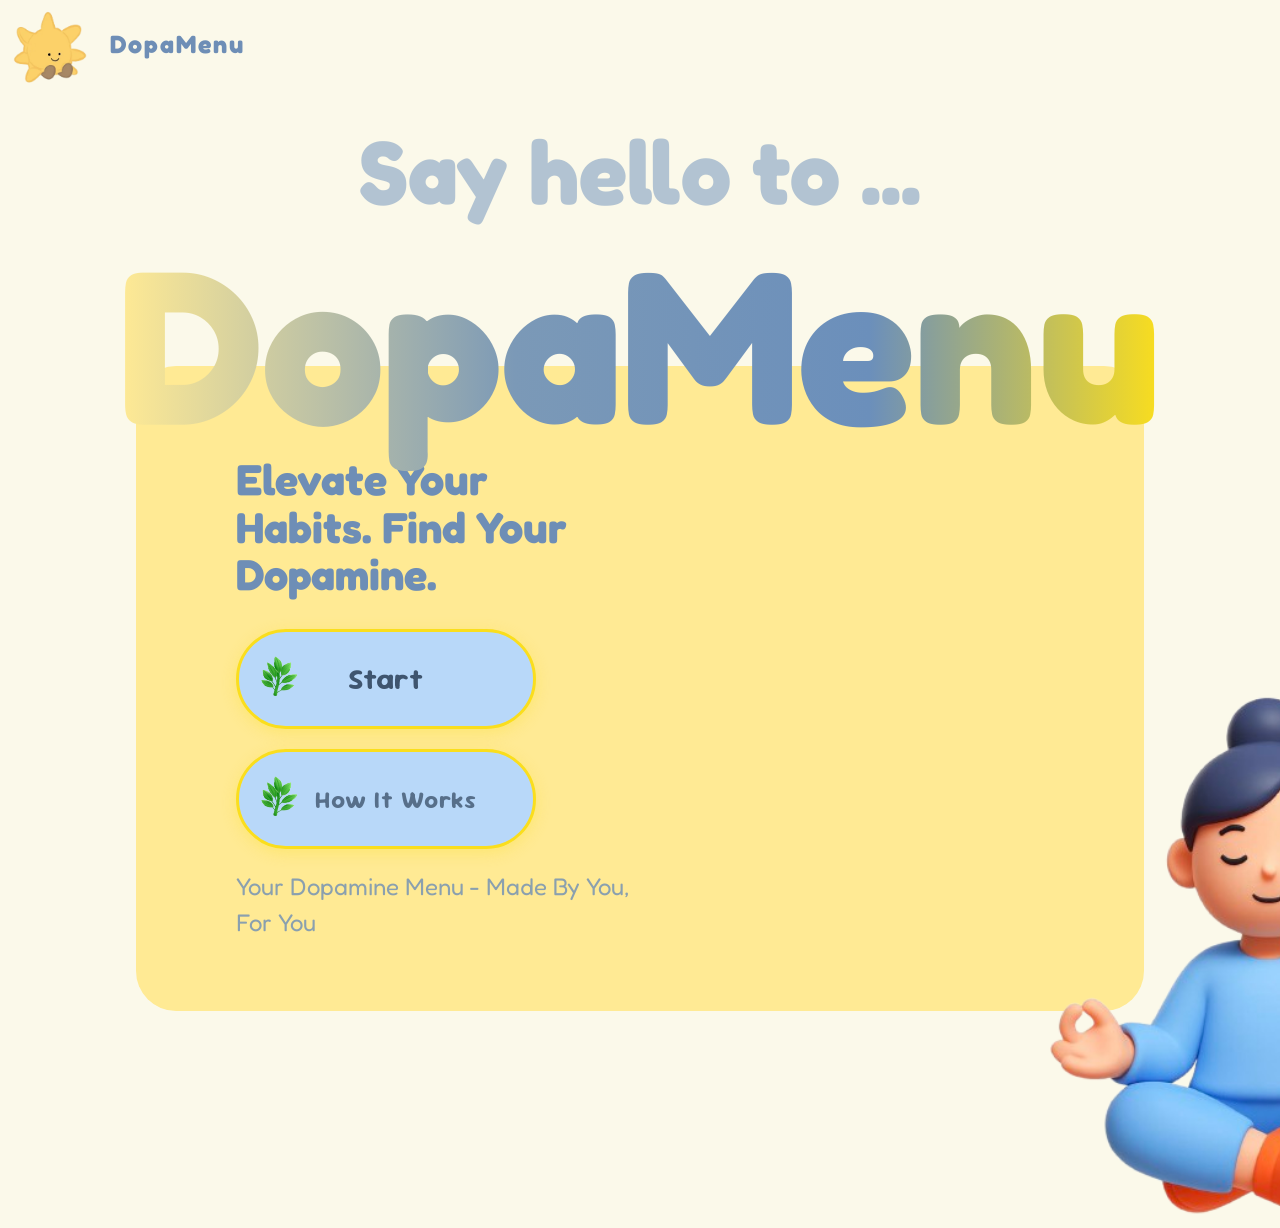
<file: index.html>
<!DOCTYPE html>
<html lang="en">
<head>
    <meta charset="UTF-8">
    <meta name="viewport" content="width=device-width, initial-scale=1.0">
    <title>Dopamine Menu</title> <!-- Title of the page-->
    <!-- Google fonts links-->
    <link
    href="https://fonts.googleapis.com/css2?family=Fredoka+One&family=Nunito:wght@400;600;700&display=swap"
    rel="stylesheet"/>
    <link href="https://fonts.googleapis.com/css2?family=Inter:wght@400;500&family=Playfair+Display:ital,wght@0,400;0,700;1,400&display=swap" rel="stylesheet">
    <link href="https://fonts.googleapis.com/css2?family=Sour+Gummy:ital,wght@0,100..900;1,100..900&display=swap" rel="stylesheet">
 <!-- link to stylesheet-->
    <link rel="stylesheet" href="css/style.css">
</head>
<body>

        <div class="logo">
            <img src = "images/sun.png" class = "logo-img">
            <!--Sun logo and Dopamenu-->
            <span>DopaMenu</span>
        </div>

    <main class="hero">
        <!-- header -->
        <h1 class="say-hello">Say hello to ...</h1>
        <h1 class="dopa">DopaMenu</h1>
        
        <div class="content-wrapper">
            <!-- Floating image in container-->
            <img src = "images/mind.png" alt="Mindful" class="main-mind">
            <div class="left-content">
                <h2>Elevate Your Habits. Find Your Dopamine.</h2>
                <!-- buttons with plant icons-->
                        <a href ="create-menu.html">
                            <button class="menu-btn">
                            <img src = "images/plant.png" class = "icon"> Start
                            </button>
                        </a>
                        <a href ="about-page.html">
                            <button class="menu-btn">
                            <img src = "images/plant.png" class = "icon"> <p style="margin-left:20px; margin-top:30px;font-size: 1.5rem; ">How It Works</p>
                            </button>
                        </a>
                <p>Your Dopamine Menu - Made By You, For You</p>
            </div>
        </div>
    </main>

</body>
</html>
</file>
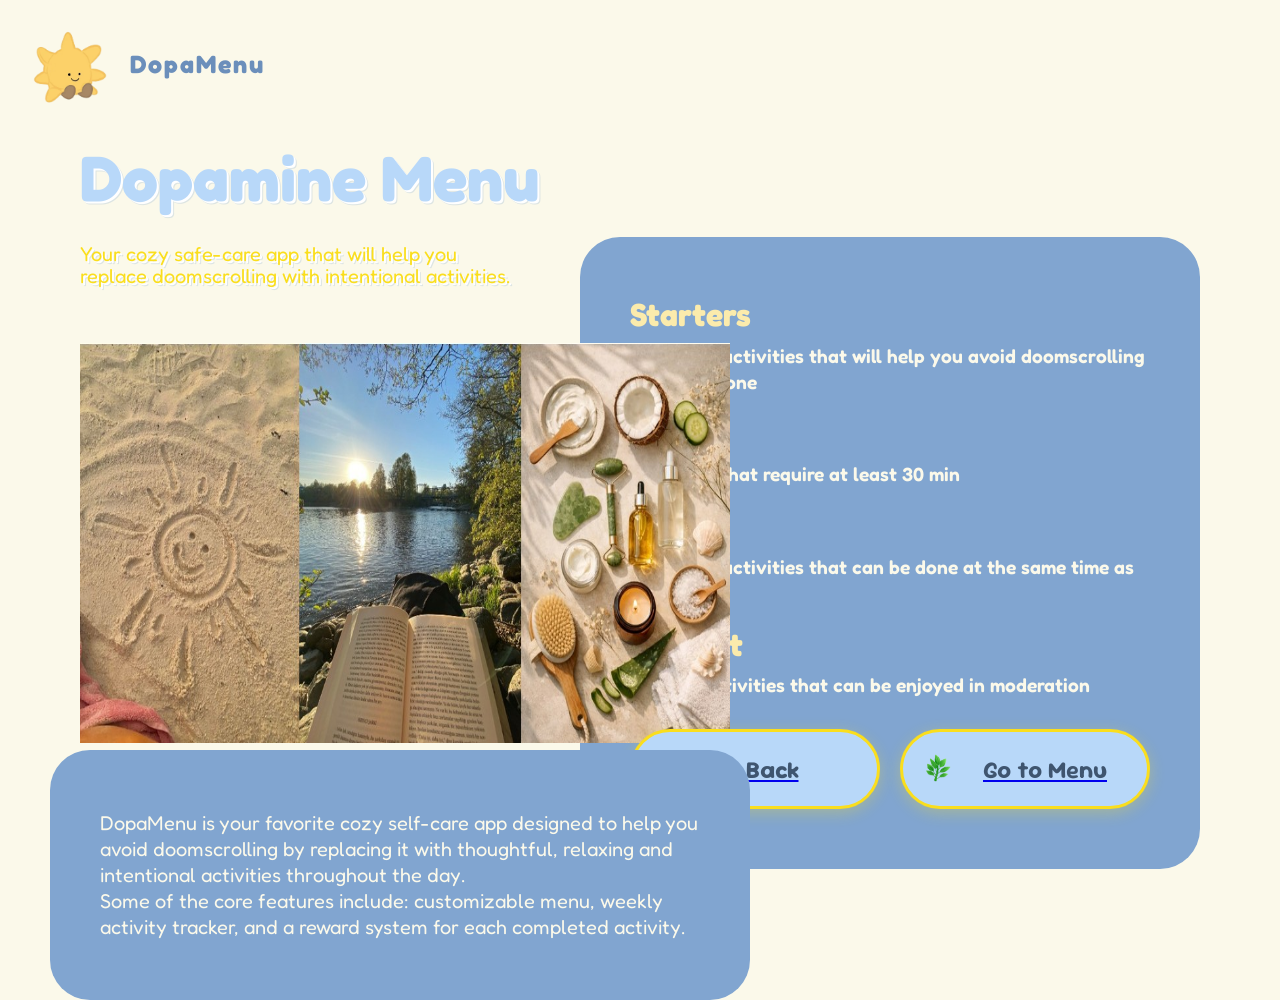
<file: about-page.html>
<!DOCTYPE html>

<html lang="en">

<head>

<meta charset="UTF-8">

<meta name="viewport" content="width=device-width, initial-scale=1.0">

<title>Dopamine Menu</title>

<link href="https://fonts.googleapis.com/css2?family=Fredoka+One&family=Nunito:wght@400;600;700&display=swap" rel="stylesheet"/>

<link href="https://fonts.googleapis.com/css2?family=Inter:wght@400;500&family=Playfair+Display:ital,wght@0,400;0,700;1,400&display=swap" rel="stylesheet">

<link href="https://fonts.googleapis.com/css2?family=Sour+Gummy:ital,wght@0,100..900;1,100..900&display=swap" rel="stylesheet">

<link rel="stylesheet" href="css/about.css">

</head>

<body>



<div class="logo">

<img src="images/sun.png" class="logo-img" alt="Sun Logo">

<span>DopaMenu</span>

</div>



<main class="hero">

<div class="header-container">

<h1 class="dopa">Dopamine Menu</h1>

<p class="slogan">Your cozy safe-care app that will help you replace doomscrolling with intentional activities.</p>

<img src="images/about_page.jpg" class="top-img" alt="Cozy activity illustration">

</div>


<div class="content-wrapper">

<div class="left-content">

<h2>Starters</h2>

<p>Enjoyable activities that will help you avoid doomscrolling on your phone</p>



<h2>Mains</h2>

<p>Activities that require at least 30 min</p>



<h2>Sides</h2>

<p>Enjoyable activities that can be done at the same time as other tasks</p>



<h2>Dessert</h2>

<p>Mindful activities that can be enjoyed in moderation</p>


<div class="button-group">

<a href="index.html">

<button class="menu-btn">

<img src="images/plant.png" class="icon" alt="plant icon"> <span>Go Back</span>

</button>

</a>

<a href="create-menu.html">

<button class="menu-btn">

<img src="images/plant.png" class="icon" alt="plant icon"> <span class="btn-text">Go to Menu</span>

</button>

</a>

</div>

</div>

</div>





<div class="content-wrapper2">

<div class="btm-content">

<p>DopaMenu is your favorite cozy self-care app designed to help you avoid doomscrolling by replacing it with thoughtful, relaxing and intentional activities throughout the day.</p>

<p>Some of the core features include: customizable menu, weekly activity tracker, and a reward system for each completed activity.</p>

</div>

</div>

</main>

</body>

</html>
</file>
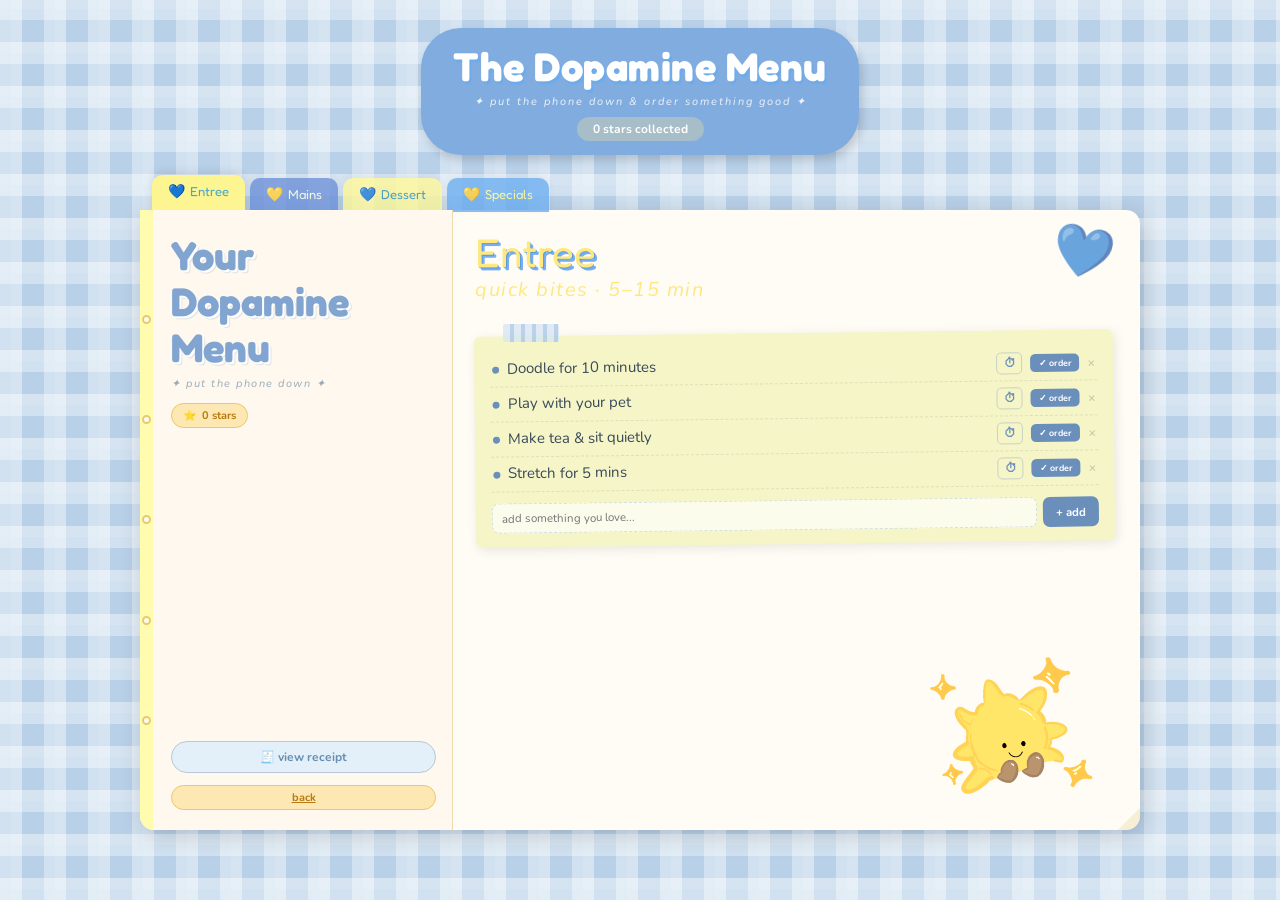
<file: create-menu.html>
<!DOCTYPE html>
<html lang="en">
<head>
  <meta charset="UTF-8" />
  <meta name="viewport" content="width=device-width, initial-scale=1.0" />
  <title>Create Menu — Dopamine Menu</title>

  <!-- Google Fonts -->
  <link
    href="https://fonts.googleapis.com/css2?family=Fredoka+One&family=Nunito:wght@400;600;700&display=swap"
    rel="stylesheet"
  />

  <!-- your global styles if you have a nav etc -->
  <link rel="stylesheet" href="css/style.css" />

  <!-- menu page specific styles -->
  <link rel="stylesheet" href="css/create-menu.css" />
</head>
<body>

  <!-- if you have a shared nav, paste it here -->

    <!-- =====================
        FLOATING TITLE AREA
        above the book
    ===================== -->
  <div class="scene">

    <div class="book-title-area">
      <h1 class="book-main-title">The Dopamine Menu</h1>
      <p class="book-tagline">✦ put the phone down & order something good ✦</p>
      <span class="stars-pill" id="stars-pill">0 stars collected</span>
    </div>

    <!-- =====================
         BOOK OUTER WRAPPER
         holds tabs + book
    ===================== -->
    <div class="book-outer">

      <!-- TABS ON TOP -->
      <div class="tab-row">
        <button class="tab active" data-cat="entree"
          style="background:#fcf591; color:#48a8cb;">
          <span class="tab-icon">💙</span> Entree
        </button>
        <button class="tab" data-cat="mains"
          style="background:#6a8fd8; color:#feffdf;">
          <span class="tab-icon">💛</span> Mains
        </button>
        <button class="tab" data-cat="dessert"
          style="background:#fff897; color:#2a90b5;">
          <span class="tab-icon">💙</span> Dessert
        </button>
        <button class="tab" data-cat="specials"
          style="background:#69acef; color:#fffb92;">
          <span class="tab-icon">💛</span> Specials
        </button>
      </div>

      <!-- THE BOOK -->
      <div class="book">

        <!-- SPINE -->
        <div class="spine-bar">
          <div class="ring"></div>
          <div class="ring"></div>
          <div class="ring"></div>
          <div class="ring"></div>
          <div class="ring"></div>
        </div>

        <!-- LEFT PAGE -->
        <div class="left-page">
          <h2 class="menu-title">Your<br/>Dopamine<br/>Menu</h2>
          <p class="menu-tagline">✦ put the phone down ✦</p>
          <div class="stars-chip">
            ⭐ <span id="stars-count">0 stars</span>
          </div>
          <div class="left-deco"></div>
          <a href="receipt.html" class="receipt-link">🧾 view receipt</a>
          <a href="index.html" class="back-button">back</a>
        </div>

        <!-- RIGHT PAGE -->
        <div class="right-page">

          <!-- one .page div per section -->
          <!-- only the active one is visible at a e -->

          <div class="page active" id="page-entree">
            <div class="pg-header">
              <div>
                <div class="pg-labell" style="color:#ffe87f">Entree</div>
                <div class="pg-sub" style="color:#ffdd44">quick bites · 5–15 min</div>
              </div>
              <span class="pg-deco">💙</span>

            </div>
            <div class="sticky-wrap">
              <div class="tape" style="background-color:#a8c8e8"></div>
              <div class="sticky" style="background:#f5f5c8" id="card-entree">
                <!-- items injected here by JS -->
              </div>
              <img src="images/shiny.png"style="transform: rotate(-5deg); filter: saturate(1.1) brightness(1.1) hue-rotate(0deg); position:absolute; bottom:8px; right:8px; width:208px; height:100px opacity:1;">

            </div>
            <div class="page-corner"></div>
          </div>

          <div class="page" id="page-mains">
            <div class="pg-header">
              <div>
                <div class="pg-label" style="color:#5fa1ca">Mains</div>
                <div class="pg-sub" style="color:#1a3550">the good stuff · 30 min+</div>
              </div>
              <span class="pg-deco">💛</span>
            </div>
            <div class="sticky-wrap">
              <div class="tape" style="background-color:#f5d9b8"></div>
              <div class="sticky" style="background:#c8dae8" id="card-mains">
              </div>
              <img src="images/face_mask.png"style="transform: rotate(-5deg); filter: saturate(1.1) brightness(1.1) hue-rotate(0deg); position:absolute; bottom:8px; right:8px; width:208px; height:100px opacity:1;">
            </div>
            <div class="page-corner"></div>
          </div>

          <div class="page" id="page-dessert">
            <div class="pg-header">
              <div>
                <div class="pg-label3" style="color:#5a7bc8">Dessert</div>
                <div class="pg-sub" style="color: c2a658">in moderation · little treats</div>
              </div>
              <span class="pg-deco">💙</span>
            </div>
            <div class="sticky-wrap">
              <div class="tape" style="background-color:#6198ff"></div>
              <div class="sticky" style="background:#f5f5c8" id="card-dessert">
              </div>
              <img src="images/wink.png"style="transform: rotate(-5deg); filter: saturate(1.1) brightness(1.1) hue-rotate(0deg); position:absolute; bottom:4px; right:4px; width:250px; height:150px opacity:1;">

            </div>
            <div class="page-corner"></div>
          </div>

          <div class="page" id="page-specials">
            <div class="pg-header">
              <div>
                <div class="pg-labell" style="color:#f8ff93">Specials</div>
                <div class="pg-sub" style="color:#6a8dde">rare & wonderful</div>
              </div>
              <span class="pg-deco">💛</span>
            </div>
            <div class="sticky-wrap">
              <div class="tape" style="background-color:#6ca1eb"></div>
              <div class="sticky" style="background:#8ab4dd" id="card-specials">
              </div>
              <img src="images/meditating.png"style="transform: rotate(-5deg); filter: saturate(1.1) brightness(1.1) hue-rotate(0deg); position:absolute; bottom:4px; right:4px; width:250px; height:150px opacity:1;">
            </div>
            <div class="page-corner"></div>
          </div>

        </div>
        <!-- end right-page -->

      </div>
      <!-- end book -->

    </div>
    <!-- end book-outer -->

  </div>
  <!-- end scene -->

  <!-- TIMER MODAL — hidden until a timer button is clicked -->
  <div class="modal-backdrop" id="modal-backdrop">
    <div class="modal-card">
      <button class="modal-close" id="modal-close">×</button>
      <div class="modal-label">Focus Session</div>
      <div class="modal-activity" id="modal-activity-name"></div>

      <!-- circular progress ring -->
      <div class="timer-circle-wrap">
        <svg width="130" height="130" class="timer-svg">
          <circle cx="65" cy="65" r="56"
            fill="none" stroke="#dce8f0" stroke-width="8"/>
          <circle cx="65" cy="65" r="56"
            fill="none" stroke="#7aaad0" stroke-width="8"
            stroke-linecap="round"
            stroke-dasharray="351.86"
            stroke-dashoffset="351.86"
            id="timer-ring"/>
        </svg>
        <div class="timer-display" id="timer-display">25:00</div>
      </div>

      <!-- duration picker -->
      <div class="duration-picker" id="duration-picker">
        <button class="dur-btn active" data-mins="5">5m</button>
        <button class="dur-btn" data-mins="10">10m</button>
        <button class="dur-btn" data-mins="15">15m</button>
        <button class="dur-btn active-dur" data-mins="25">25m</button>
        <button class="dur-btn" data-mins="30">30m</button>
        <button class="dur-btn" data-mins="45">45m</button>
      </div>

      <div class="timer-controls">
        <button class="btn-start" id="btn-start">Start ▶</button>
        <button class="btn-reset" id="btn-reset" style="display:none">Reset</button>
      </div>
    </div>
  </div>

  <!-- JS at the bottom so HTML is parsed first -->
  <script src="js/create-menu.js"></script>
</body>
</html>
</file>
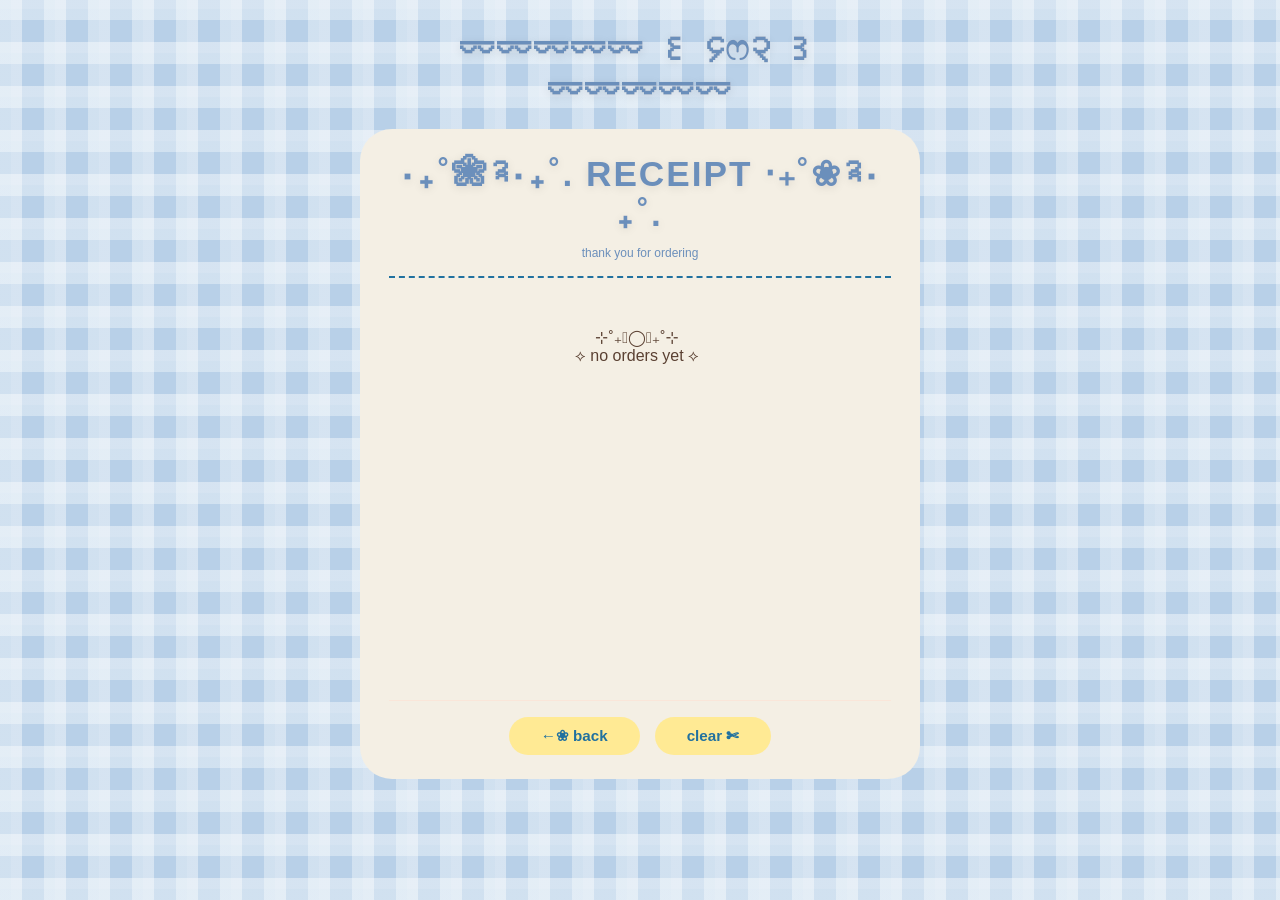
<file: receipt.html>
<!DOCTYPE html>
<html lang="en">
<head>
    <meta charset="UTF-8">
    <meta name="viewport" content="width=device-width, initial-scale=1.0, user-scalable=yes">
    <title>Dopamine Receipt · Your Order Summary</title>
    <style>
        * {
            margin: 0;
            padding: 0;
            box-sizing: border-box;
        }
        /* https://i.postimg.cc/6pgBrsp3/Screenshot-2026-04-04-at-3-17-48-PM.png */
        body {
            min-height: 100vh;
            background-color: #b8d0e8;
            background-image:
            repeating-linear-gradient(
            0deg,
            rgba(255,255,255,0.42) 0px, rgba(255,255,255,0.42) 22px,
            transparent 22px, transparent 44px),
            repeating-linear-gradient(
                90deg,
            rgba(255,255,255,0.42) 0px, rgba(255,255,255,0.42) 22px,
                transparent 22px, transparent 44px),
            repeating-linear-gradient(
            0deg,
            rgba(148,190,224,0.26) 0px, rgba(148,190,224,0.26) 11px,
            transparent 11px, transparent 44px
            ),
            repeating-linear-gradient(
            90deg,
            rgba(148,190,224,0.26) 0px, rgba(148,190,224,0.26) 11px,
            transparent 11px, transparent 44px
            );
            padding: 28px 14px 48px;
            display: flex;
            flex-direction: column;
            align-items: center;
            font-family: 'Nunito', sans-serif;
        }


        /* Main Title */
        .receipt-title {
            text-align: center;
            margin-bottom: 20px;
            width: 100%;
            max-width: 550px;
        }
        .receipt-title h1 {
            font-size: clamp(1.4rem, 6vw, 2.2rem);
            background: linear-gradient(135deg, #FFF8F0, #FFE8DC);
            -webkit-background-clip: text;
            background-clip: text;
            color: #6B8FBB;
            text-shadow: 0 2px 10px rgba(0,0,0,0.1);
            letter-spacing: 2px;
            word-break: keep-all;
        }


        .receipt-glass {
            width: 100%;
            max-width: 560px;
            height: 95vh;
            max-height: 650px;
            background: transparent;
            border-radius: 32px;
            padding: 1.5rem 1.8rem;
            display: flex;
            flex-direction: column;
            transition: all 0.2s;
            background-color: #f4efe4;
        }

        /* Receipt Header */
        .receipt-header {
            text-align: center;
            border-bottom: 2px dashed #21719f;
            padding-bottom: 12px;
            margin-bottom: 18px;
        }
        .receipt-header h2 {
            font-size: 1.7rem;
            font-weight: 700;
            background: linear-gradient(135deg, #FFF0E4, #FFDCC8);
            -webkit-background-clip: text;
            background-clip: text;
            color: transparent;
            letter-spacing: 1px;
        }
        .receipt-header h1 {
            font-size: clamp(1.4rem, 6vw, 2.2rem);
            background: linear-gradient(135deg, #FFF8F0, #FFE8DC);
            -webkit-background-clip: text;
            background-clip: text;
            color: #6B8FBB;
            text-shadow: 0 2px 10px rgba(0,0,0,0.1);
            letter-spacing: 2px;
            word-break: keep-all;
        }
        .receipt-header p {
            font-size: 0.75rem;
            color: #6B8FBB;
            background: transparent;
            display: inline-block;
            padding: 4px 16px;
            border-radius: 40px;
            margin-top: 8px;
        }

        /* Scrollable Content */
        .receipt-scroll {
            flex: 1;
            overflow-y: auto;
            overflow-x: auto;
            padding-right: 6px;
            margin-bottom: 16px;
        }

        /* Custom Scrollbar */
        .receipt-scroll::-webkit-scrollbar {
            width: 7px;
            height: 7px;
        }
        .receipt-scroll::-webkit-scrollbar-track {
            background: #b3ccdb;
            border-radius: 20px;
        }
        .receipt-scroll::-webkit-scrollbar-thumb {
            background: #3c8dbc;
            border-radius: 20px;
        }
        .receipt-scroll::-webkit-scrollbar-thumb:hover {
            background: #21719f;
        }

        /* Category Sections inside Receipt */
        .receipt-category {
            margin-bottom: 24px;
            border-radius: 20px;
            background: transparent;
            padding: 12px 14px;
        }
        .cat-header {
            display: flex;
            align-items: center;
            gap: 12px;
            border-left: 5px solid;
            padding-left: 12px;
            margin-bottom: 12px;
        }
        .cat-header h3 {
            font-size: 1.2rem;
            font-weight: 700;
            margin: 0;
        }
        .cat-badge {
            font-size: 0.7rem;
            background: rgba(0,0,0,0.1);
            padding: 2px 8px;
            border-radius: 40px;
        }

        /* Individual Item Row */
        .receipt-item {
            background: transparent;
            border-radius: 16px;
            padding: 10px 14px;
            margin-bottom: 8px;
            display: flex;
            justify-content: space-between;
            align-items: center;
            flex-wrap: wrap;
            gap: 10px;
            transition: 0.2s;
        }
        .item-info {
            flex: 1;
            display: flex;
            flex-direction: column;
            gap: 4px;
        }
        .item-name {
            font-weight: 700;
            font-size: 0.95rem;
            color: #1b164d;
        }
        .item-meta {
            display: flex;
            gap: 12px;
            font-size: 0.7rem;
            color: #7A5A48;
        }
        .star-earned {
            background: #e3dc88;
            border-radius: 20px;
            padding: 2px 8px;
            font-weight: 600;
            font-size: 0.7rem;
            color: #795e4e;
        }
        .delete-item-btn {
            background: #FFEA94;
            border: none;
            width: 32px;
            height: 32px;
            border-radius: 40px;
            font-size: 1.2rem;
            cursor: pointer;
            color: #2e3e5c;
            transition: 0.2s;
        }
        .delete-item-btn:hover {
            background: #ffe26e;
            transform: scale(1.02);
        }

        /* Empty State */
        .empty-receipt {
            text-align: center;
            padding: 2rem;
            background: transparent;
            border-radius: 28px;
            color: #5A4032;
        }

        /* Footer + Back Button */
        .receipt-footer {
            display: flex;
            justify-content: center;
            gap: 15px;
            border-top: 1px solid rgba(255, 225, 210, 0.6);
            padding-top: 16px;
        }
        .back-btn {
            background: #FFEA94;
            backdrop-filter: blur(4px);
            border: none;
            padding: 10px 32px;
            border-radius: 60px;
            font-weight: 700;
            font-family: inherit;
            font-size: 0.95rem;
            color: #21719f;
            cursor: pointer;
            transition: 0.2s;
            display: inline-flex;
            align-items: center;
            gap: 8px;
        }
        .back-btn:hover {
            background: #ffe26e;
            transform: scale(1.02);
        }
        .clear-receipt {
            background: #FFEA94;
        }
        .clear-receipt:hover {
            background: #ffe26e;
        }

        /* Responsive */
        @media (max-width: 550px) {
            .receipt-glass {
                padding: 1rem;
            }
            .receipt-header h2 {
                font-size: 1.3rem;
            }
            .item-name {
                font-size: 0.85rem;
            }
        }
    </style>
</head>
<body>

<div class="receipt-title">
    <h1>⏔⏔⏔⏔⏔ ꒰ ᧔ෆ᧓ ꒱ ⏔⏔⏔⏔⏔</h1>
</div>

<div class="receipt-glass">
    <div class="receipt-header">
        <h1>‧₊˚❀༉‧₊˚. RECEIPT ‧₊˚❀༉‧₊˚.</h1>
        <p>thank you for ordering</p>
    </div>

    <div class="receipt-scroll" id="receiptScroll">
        <!-- dynamic receipt content injected here -->
        <div id="receiptDynamicContent">
            <div class="empty-receipt">⟡ no orders yet ⟡</div>
        </div>
    </div>

    <div class="receipt-footer">
        <button class="back-btn" id="goBackBtn"> ←❀ back </button>
        <button class="back-btn clear-receipt" id="clearReceiptBtn"> clear ✄ </button>
    </div>
</div>

<script>
    // ======================== CONFIGURATION ========================
    // Same localStorage keys as your menu script
    const RECEIPT_KEY = "dm_receipt";    // where menu saves ordered items
    const STARS_KEY   = "dm_stars";      // total stars (shared)
    const ITEMS_KEY   = "dm_items";      // menu items (for reference)
    
    // Category color mapping (matching your CATEGORIES object)
    const CAT_COLORS = {
        entree:  { accent: "#21719f", name: "Entree", emoji: "☁" },
        mains:   { accent: "#4169E1", name: "Mains",  emoji: "☀" },
        dessert: { accent: "#006994", name: "Dessert",emoji: "☾" },
        specials:{ accent: "#7a6aaa", name: "Specials",emoji: "✮" }
    };
    
    // Helper: load receipt from localStorage
    function loadReceipt() {
        const stored = localStorage.getItem(RECEIPT_KEY);
        if (!stored) return [];
        try {
            return JSON.parse(stored);
        } catch(e) {
            return [];
        }
    }
    
    // Helper: save receipt array
    function saveReceipt(receiptArray) {
        localStorage.setItem(RECEIPT_KEY, JSON.stringify(receiptArray));
    }
    
    // Helper: update total stars display (mirror menu page)
    function updateStarCountDisplay() {
        const stars = localStorage.getItem(STARS_KEY);
        const starCount = stars ? parseInt(stars) : 0;
        const starPill = document.getElementById("stars-pill");
        if (starPill) starPill.textContent = starCount === 1 ? "1 star collected" : `${starCount} stars collected`;
    }
    
    // Render receipt grouped by category
    function renderReceipt() {
        const container = document.getElementById("receiptDynamicContent");
        if (!container) return;
        
        const receiptData = loadReceipt();
        
        if (!receiptData.length) {
            container.innerHTML = `<div class="empty-receipt">
                ⊹˚₊𓌉◯𓇋₊˚⊹<br>
                ⟡ no orders yet ⟡
            </div>`;
            updateStarCountDisplay();
            return;
        }
        
        // Group items by category
        const grouped = {
            entree: [],
            mains: [],
            dessert: [],
            specials: []
        };
        
        receiptData.forEach(item => {
            const cat = item.category || "entree";
            if (grouped[cat]) grouped[cat].push(item);
            else grouped.entree.push(item);
        });
        
        let html = '';
        
        // Render each category that has items
        for (const [catId, items] of Object.entries(grouped)) {
            if (items.length === 0) continue;
            
            const catInfo = CAT_COLORS[catId] || CAT_COLORS.entree;
            const borderColor = catInfo.accent;
            
            html += `
                <div class="receipt-category" style="border-left: 3px solid ${borderColor}40;">
                    <div class="cat-header" style="border-left-color: ${borderColor}">
                        <h3 style="color: ${borderColor}">${catInfo.emoji} ${catInfo.name}</h3>
                        <span class="cat-badge" style="background: ${borderColor}20">${items.length} item${items.length !== 1 ? 's' : ''}</span>
                    </div>
            `;
            
            items.forEach((item, idx) => {
                const uniqueId = item.id || `${catId}-${idx}-${Date.now()}`;
                const starsEarned = item.stars || (catId === 'mains' ? 3 : catId === 'dessert' ? 2 : catId === 'specials' ? 4 : 1);
                const activityName = item.activity || "mystery treat";
                const timestamp = item.time ? new Date(item.time).toLocaleTimeString([], {hour:'2-digit', minute:'2-digit'}) : '';
                
                html += `
                    <div class="receipt-item" data-item-id="${uniqueId}" data-category="${catId}">
                        <div class="item-info">
                            <div class="item-name">𝜗𝜚 ${escapeHtml(activityName)}</div>
                            <div class="item-meta">
                                <span class="star-earned" style="background: ${borderColor}30"> ✶ ${starsEarned} stars</span>
                                ${timestamp ? `<span> ${timestamp}</span>` : ''}
                            </div>
                        </div>
                        <button class="delete-item-btn" data-id="${uniqueId}" data-cat="${catId}" data-name="${escapeHtml(activityName)}">✕</button>
                    </div>
                `;
            });
            
            html += `</div>`;
        }
        
        container.innerHTML = html;
        
        // attach delete events to each delete button
        document.querySelectorAll('.delete-item-btn').forEach(btn => {
            btn.removeEventListener('click', handleDeleteClick);
            btn.addEventListener('click', handleDeleteClick);
        });
        
        updateStarCountDisplay();
    }
    
    // Delete handler: removes specific item from receipt and updates stars
    function handleDeleteClick(e) {
        e.stopPropagation();
        const btn = e.currentTarget;
        const itemId = btn.getAttribute('data-id');
        const category = btn.getAttribute('data-cat');
        const itemName = btn.getAttribute('data-name');
        
        if (!itemId) return;
        
        let currentReceipt = loadReceipt();
        let removedStars = 0;
        
        // find the item to get its star value before removal
        const removedItem = currentReceipt.find(item => item.id == itemId);
        if (removedItem) {
            removedStars = removedItem.stars || 1;
        }
        
        // filter out the deleted item
        const newReceipt = currentReceipt.filter(item => item.id != itemId);
        saveReceipt(newReceipt);
        
        // update total stars in localStorage (subtract the stars from removed item)
        let currentStars = parseInt(localStorage.getItem(STARS_KEY) || "0");
        let newStars = Math.max(0, currentStars - removedStars);
        localStorage.setItem(STARS_KEY, String(newStars));
        
        // re-render the receipt
        renderReceipt();
        
        // optional: gentle visual feedback
        const parentDiv = btn.closest('.receipt-item');
        if (parentDiv) {
            parentDiv.style.opacity = '0.5';
            setTimeout(() => {
                if (parentDiv) parentDiv.style.opacity = '';
            }, 200);
        }
    }
    
    // Clear entire receipt (with confirmation)
    function clearAllReceipt() {
        const confirmed = confirm("Are you sure? This will reset your stars.");
        if (!confirmed) return;
        
        localStorage.setItem(RECEIPT_KEY, JSON.stringify([]));
        localStorage.setItem(STARS_KEY, "0");
        renderReceipt();
    }
    
    // Helper to escape HTML
    function escapeHtml(str) {
        if (!str) return '';
        return str.replace(/[&<>]/g, function(m) {
            if (m === '&') return '&amp;';
            if (m === '<') return '&lt;';
            if (m === '>') return '&gt;';
            return m;
        });
    }
    
    // Navigation back to create-menu (or menu page)
    function goBackToMenu() {
        window.location.href = "create-menu.html";
    }   
    
    // Listen for storage changes from other tabs (real-time sync)
    window.addEventListener('storage', (event) => {
        if (event.key === RECEIPT_KEY || event.key === STARS_KEY) {
            renderReceipt();
        }
    });
    
    // Initialize on page load
    document.addEventListener('DOMContentLoaded', () => {
        renderReceipt();
        
        const backBtn = document.getElementById('goBackBtn');
        if (backBtn) backBtn.addEventListener('click', goBackToMenu);
        
        const clearBtn = document.getElementById('clearReceiptBtn');
        if (clearBtn) clearBtn.addEventListener('click', clearAllReceipt);
    });
</script>
</body>
</html>
</file>
<file: css/style.css>
/* color scheme to pull from */
:root {
    --bg-color: #FBF9EA; 
    --text-color: #6B8FBB; 
    --header-color: #81A5D0; 
    --hover-color: #B8D8F9; 
    --btn-color: #FADE1D; 
    --cont-color: #FFEA94; 
}

* {
    margin: 0;
    padding: 0;
    box-sizing: border-box;
}

body {
    font-family: 'Fredoka One', sans-serif;
    background-color: var(--bg-color);
    color: #6e8eb6;
    overflow-x: hidden;
    
}

/*sun logo*/ 

.logo {
    font-weight: 700;
    letter-spacing: 2px;
    font-size: 25px;
    display: flex;
    align-items: center;
    gap: 10px;
}

.logo-img {
    width: 100px;
    height: auto;

}

/*hero section formatting and text slide animation */ 
.hero {
    position: relative;
    height: calc(100vh - 100px);
    display: flex;
    align-items: center;
    padding: 0 80px;
}

@keyframes slide-and-fade {
  0% { 
    transform: translate(-50%, -75%) translateX(-50px); 
    opacity: 0; 
  }
  100% { 
    transform: translate(-50%, -75%) translateX(0); 
    opacity: 1; 
  }
}

/*say hello...*/

.say-hello {
    position: absolute;
    top: 40%;
    left: 50%;
    transform: translate(-50%, -75%);
    font-size: 7vw;
    margin-top: -210px;
    font-weight: 900;
    color: var(--text-color);
    opacity: 0.5;
    z-index: 1;
    pointer-events: none;
}

/*dopamine text transition*/ 
.dopa {
    position: absolute;
    top: 40%;
    left: 50%;
    transform: translate(-50%, -75%); 
    
    font-size: 17vw;
    font-weight: 900;
    background: linear-gradient(90deg,rgba(255, 234, 148, 1) 0%, rgba(123, 153, 183, 1) 38%, rgba(107, 143, 187, 1) 72%, rgba(250, 222, 29, 1) 100%);
    -webkit-background-clip: text;
    background-clip: text;
    color: transparent;
    z-index: 3;
    pointer-events: none;

    animation: slide-and-fade 4s ease-out 1 forwards;
}


/*yellow box container*/ 
.content-wrapper {
    display: grid;
    grid-template-columns: 2fr 0.8fr 0.5fr;  
    column-gap: 60px;
    width: 90%;            
    max-width: 1300px;       
    background-color: var(--cont-color);
    border-radius: 40px;
    position: relative;
    margin-top: 400px; 
    margin-left: auto;
    margin-right: auto;
    padding-top: 90px; 
    padding-bottom: 40px;
    padding-right:100px; 
    padding-left: 100px;
}

/*text    6B8FBB*/ 

.left-content h2 {
    font-size: 2.7rem; 
    line-height: 1.1;
    margin-bottom: 30px; 
    max-width: 90%; 
    text-shadow: 2px 2px 0 #ffff(0, 0%, 100%), 2.5px 2.5px 0 rgba(0, 0, 0, 0.573);
}
.left-content h1 {
    font-size: 2.7rem; 
    line-height: 1.1;
    margin-bottom: 30px; 
    max-width: 90%; 
    text-shadow: 2px 2px 0 #6B8FBB, 2.5px 2.5px 0 rgba(0, 0, 0, 0.573);
}
.left-content p {
    font-size: 1.5rem;
    line-height: 1.5;
    margin-bottom: 30px;
    opacity: 0.8;
}


/*Start and How It Works buttons and animation/styling*/ 
.menu-btn {
    background-color: var(--hover-color); 
    color: #3f556f; 
    border-radius: 50px;
    
    
    border: 3px solid var(--btn-color); 
    
    cursor: pointer;
    font-size: 1.8rem;
    font-weight: 700;
    font-family: "sour gummy", sans-serif;
    letter-spacing: 1px;
    transition: all 0.4s cubic-bezier(0.175, 0.885, 0.32, 1.275); 
    box-shadow: 0 4px 15px rgba(250, 222, 29, 0.3); 
    margin-right: 45px;

    position: relative;    
    width: 300px;
    height: 100px;

    margin-bottom: 20px;
}

.menu-btn:hover {
    transform: translateY(-5px) scale(1.05); 
    background-color: var(--btn-color); 
    border-color: var(--btn-color); 
    box-shadow: 0 10px 25px rgba(250, 222, 29, 0.5); 
}

.menu-btn:active {
    transform: translateY(0) scale(0.98); 
}

/*button icon */ 
.icon {
    position: absolute;
    left: 10px;        
    top: 50%;
    transform: translateY(-50%); 
    width: 60px;          
    height: auto;
    pointer-events: none; 
}

/*image slide animation */ 
@keyframes floatSideToSide {
    0% {
        transform: translate(-50%, -50%) translateX(-20px);
    }
    50% {
        transform: translate(-50%, -50%) translateX(20px);
    }
    100% {
        transform: translate(-50%, -50%) translateX(-20px);
    }
}
/*image*/ 
.main-mind {
    position: absolute;
    left: 80%;
    top: 50%; 
    width: 700px;
    height: auto;
    z-index: 3;
    pointer-events: none;

    
    animation: floatSideToSide 4s ease-in-out infinite;
}
</file>
<file: css/about.css>
:root {

--bg-color: #FBF9EA;

--text-color: #6B8FBB;

--header-color: #81A5D0;

--hover-color: #B8D8F9;

--btn-color: #FADE1D;

--cont-color: #fbebac;

}



* {

margin: 0;

padding: 0;

}



body {

font-family: 'Fredoka One', sans-serif;

background-color: var(--bg-color);

color: var(--text-color);

overflow-x: hidden;

}



/* Logo styling */

.logo {

font-weight: 700;

letter-spacing: 2px;

font-size: 25px;

display: flex;

align-items: center;

gap: 10px;

padding: 20px;

}



.logo-img {

width: 100px;

height: auto;

}



/* Hero section: Side-by-side layout */

.hero {

display: flex;

flex-direction: row;

align-items: center;

justify-content: space-between;

padding: 0 80px;

height: calc(100vh - 150px);

gap: 60px;

}



/* Left side header */

/* Update the container to stack items vertically */

/* 1. Ensure the parent container is set to relative */

.header-container {

position: relative;

height: 80vh; /* Give the container a set height to work within */

}



/* 2. Position everything absolutely */

.dopa {

position: absolute;

top: 0;

left: 0;

font-size: 5vw;

font-weight: 900;

color: #B8D8F9;

line-height: 1.1;

text-shadow: 2px 2px 0 #fff, 3px 3px 0 rgba(90,140,200,0.18);

width:90%;

white-space: nowrap;

}



.slogan {

margin-top:100px;

font-size: 20px;

color: var(--btn-color);

text-shadow: 2px 2px 0 #fff, 3px 3px 0 rgba(90,140,200,0.18);

line-height:1.1;

width: auto;

}



.top-img {

position: absolute;

top: 200px; /* Adjust this value to move it independently */

left: 0;

width: 650px;

height: 400px;

}

/* Right side yellow container */

.content-wrapper {

flex: 1;

background-color: var(--header-color);

border-radius: 40px;

padding: 60px 50px;

max-width: 600px;

margin-top:100px;

}



.left-content h2 {

font-size: 2rem;

line-height: 1.1;

margin-bottom: 10px;

color:var(--cont-color);

}



.left-content p {

font-size: 1.2rem;

line-height: 1.4;

margin-bottom: 20px;

opacity: 1;

color: var(--bg-color);

font-weight: 600;

}



/* Buttons and spacing */

.button-group {

display: flex;

gap: 20px;

margin-top: 30px;

}



.menu-btn {

background-color: var(--hover-color);

color: #3f556f;

border-radius: 50px;

border: 3px solid var(--btn-color);

cursor: pointer;

font-size: 1.5rem;

font-weight: 700;

font-family: "Sour Gummy", sans-serif;

transition: all 0.4s cubic-bezier(0.175, 0.885, 0.32, 1.275);

box-shadow: 0 4px 15px rgba(250, 222, 29, 0.3);

position: relative;

width: 250px;

height: 80px;

display: flex;

align-items: center;

justify-content: center;

}



.btn-text {

margin-left: 40px;

}



.menu-btn:hover {

transform: translateY(-5px) scale(1.05);

background-color: var(--cont-color);

border-color: var(--btn-color);

box-shadow: 0 10px 25px rgba(250, 222, 29, 0.5);

}



.icon {

position: absolute;

left: 15px;

width: 40px;

}


.content-wrapper2 {
    flex: 1;
    background-color: var(--header-color);
    border-radius: 40px;
    padding: 60px 50px;
    max-width: 600px;
    position: absolute;
    top: 750px; 
    left: 0;
    color:#FBF9EA;
    line-height: 1.3;
    font-size:20px;
    margin-left:50px;
}
</file>
<file: css/create-menu.css>
.scene {
  min-height: 100vh;
  background-color: #b8d0e8;
  background-image:
    repeating-linear-gradient(
      0deg,
      rgba(255,255,255,0.42) 0px, rgba(255,255,255,0.42) 22px,
      transparent 22px, transparent 44px
    ),
    repeating-linear-gradient(
      90deg,
      rgba(255,255,255,0.42) 0px, rgba(255,255,255,0.42) 22px,
      transparent 22px, transparent 44px
    ),
    repeating-linear-gradient(
      0deg,
      rgba(148,190,224,0.26) 0px, rgba(148,190,224,0.26) 11px,
      transparent 11px, transparent 44px
    ),
    repeating-linear-gradient(
      90deg,
      rgba(148,190,224,0.26) 0px, rgba(148,190,224,0.26) 11px,
      transparent 11px, transparent 44px
    );
  padding: 28px 14px 48px;
  display: flex;
  flex-direction: column;
  align-items: center;
  font-family: 'Nunito', sans-serif;
}

/* ================================
   FLOATING TITLE ABOVE THE BOOK
================================ */
.book-title-area {
  text-align: center;
  margin-bottom: 18px;
  background: #81ace0; /**/
  border-radius:40px;
  box-shadow: 3px 5px 10px rgba(0,0,0,0.16);
  padding: 14px 32px; /*  space between letter and box */
  border: 4px solid #ffffff(255, 255, 255, 0.9);
}

.book-main-title {
  font-family: 'Fredoka One', cursive;
  font-size: 40px;
  color: #fff;
  text-shadow: 2px 3px 0 rgb(109, 171, 234);
  letter-spacing: 0.5px;
  margin: 0;
}

.menu-box {
  display: flex;
  border-radius: 0 7px 7px 7px;
  background: #fefcf4;
  box-shadow: 3px 5px 24px rgba(0,0,0,0.16);
  height: 120px;
  overflow: hidden;
}

.book-tagline {
  font-size: 11px;
  color: rgba(255,255,255,0.85);
  letter-spacing: 2px;
  font-style: italic;
  margin: 4px 0 0;
}

.stars-pill {
  display: inline-block;
  margin-top: 8px;
  background: rgba(255, 231, 146, 0.3);
  border-radius: 20px;
  padding: 4px 16px;
  font-size: 12px;
  color: #fff;
  font-weight: 700;
}

/* ================================
   BOOK OUTER
   Holds the tab row + the book itself.
   max-width enforces the 5:3 proportion.
================================ */
.book-outer {
  width: 100%;
  height: 100%;
  max-width: 1000px;
  display: flex;
  flex-direction: column;
}

/* ================================
   TABS
   These sit ON TOP of the book.
   border-radius only on top corners.
   active tab extends down 2px to
   visually connect into the book below.
================================ */
.tab-row {
  display: flex;
  align-items: flex-end;
  gap: 5px;
  padding: 0 12px;
}

.tab {
  font-family: 'Fredoka One', cursive;
  font-size: 13px;
  border: none;
  border-radius: 10px 10px 0 0;
  padding: 8px 16px 10px;
  cursor: pointer;
  display: flex;
  align-items: center;
  gap: 5px;
  position: relative;
  bottom: -2px;         /* pulls it into the book */
  opacity: 0.78;
  transition: opacity 0.18s, padding-bottom 0.18s;
  box-shadow: 0 -2px 8px rgba(0,0,0,0.07);
}

.tab.active {
  padding-bottom: 13px; /* taller when active */
  opacity: 1;
  box-shadow: 0 -3px 10px rgba(0,0,0,0.10);
}

.tab-icon {
  font-size: 14px;
  line-height: 1;
}

/* ================================
   THE BOOK
   Fixed height creates the 5:3 ratio.
   700px wide, 420px tall = ~5:3
   flex row: spine | left page | right page
================================ */
.book {
  display: flex;
  border-radius: 0 14px 14px 14px;
  background: #fefcf4;
  box-shadow: 3px 5px 24px rgba(0,0,0,0.16);
  height: 620px;
  overflow: hidden;
}

/* ================================
   SPINE + RINGS
   The gold bar on the far left.
   Rings are small circles inside it.
================================ */
.spine-bar {
  width: 13px;
  background: #fffca3d8;
  flex-shrink: 0;
  display: flex;
  flex-direction: column;
  align-items: center;
  justify-content: space-evenly;
  padding: 14px 0;
}

.ring {
  width: 9px;
  height: 9px;
  border-radius: 60%;
  border: 2.5px solid #e8cb6b;
  background: #fefcf4;
}

/* ================================
   LEFT PAGE
   Fixed width, warm cream background.
   flex column so receipt-link
   sticks to the bottom with margin-top:auto
================================ */
.left-page {
  width: 30%;
  flex-shrink: 0;
  border-right: 1.5px solid #ecdcb0;
  padding: 22px 16px 20px 18px;
  background: #fef8ee;
  display: flex;
  flex-direction: column;
  position: relative;
}

.menu-title {
  font-family: 'Fredoka One', cursive;
  font-size: 40px;
  line-height: 1.15;
  color: #81A5D0;
  text-shadow: 2px 2px 0 #fff, 3px 3px 0 rgba(90,140,200,0.18);
  margin: 0;
}

.menu-tagline {
  font-size: 11px;
  color: #9aabb8;
  letter-spacing: 1.5px;
  font-style: italic;
  margin: 6px 0 0;
}

.stars-chip {
  display: inline-flex;
  align-items: center;
  gap: 5px;
  background: #fde8b4;
  border: 1.5px solid #e8c870;
  border-radius: 20px;
  padding: 4px 11px;
  margin-top: 12px;
  font-size: 11px;
  color: #b87a10;
  font-weight: 700;
  width: fit-content;
}

.back-button {
  margin: flex;
  align-items: center;
  gap: 5px;
  background: #fde8b4;
  border: 1.5px solid #e8c870;
  border-radius: 20px;
  padding: 4px 12px;
  margin-top: 12px;
  cursor: pointer;
  font-family: 'Nunito', sans-serif;
  font-size: 11px;
  color: #b87a10;
  font-weight: 700;
  text-align: center;
  
  display: block;
}

/* big faint decorative emoji behind receipt link */
.left-deco {
  font-size: 52px;
  opacity: 0.13;
  position: absolute;
  bottom: 48px;
  right: 10px;
  transform: rotate(-10deg);
  line-height: 1;
  pointer-events: none;
}

.receipt-link {
  margin-top: auto;
  background: #daedffb0;
  border: 1.5px solid #b8c8d8;
  border-radius: 20px;
  padding: 7px 12px;
  font-size: 12px;
  color: #688eb1;
  cursor: pointer;
  font-family: 'Nunito', sans-serif;
  font-weight: 700;
  text-align: center;
  text-decoration: none;
  display: block;
}

.receipt-link:hover {
  background: rgba(122,154,184,0.08);
}

/* ================================
   RIGHT PAGE
   Takes all remaining width (flex:1).
   position:relative so page-corner
   can be positioned inside it.
================================ */
.right-page {
  flex: 1;
  position: relative;
  overflow: hidden;
}

/* ================================
   PAGES
   All .page divs are hidden by default.
   Only .page.active is shown.
   The flipIn animation fires when
   the active class is added by JS.
================================ */
.page {
  display: none;
  padding: 22px 26px 22px 22px;
  height: 100%;
  flex-direction: column;
  box-sizing: border-box;
}

.page.active {
  display: flex;
  animation: flipIn 0.24s ease;
}

@keyframes flipIn {
  from {
    opacity: 0;
    transform: translateX(16px);
  }
  to {
    opacity: 1;
    transform: translateX(0);
  }
}

/* ================================
   PAGE HEADER
   Big label + sub text on the left,
   decorative emoji on the right.
================================ */
.pg-header {
  display: flex;
  align-items: flex-start;
  justify-content: space-between;
  margin-bottom: 30px;
  flex-shrink: 0;
}

.pg-labell {
  font-family: 'Fredoka One', cursive;
  font-size: 40px;
  line-height: 1;
  text-shadow: 1px 1px 0 #4d96d5c6, 3px 3px 0 #79aef4, 3.5px 3.5px 0 rgb(255, 255, 255);
}

.pg-label {
  font-family: 'Fredoka One', cursive;
  font-size: 40px;
  line-height: 1;
  text-shadow: 3px 3px 0 #ffffff, 3.2px 3.2px 0 rgba(0, 0, 0, 0.573);
}

.pg-label3 {
  font-family: 'Fredoka One', cursive;
  font-size: 40px;
  line-height: 1;
  text-shadow: 3px 3px 0 #ffffff, 3.2px 3.2px 0 rgba(0, 0, 0, 0.573);
}

.pg-sub {
  font-size: 20px;
  letter-spacing: 1.5px;
  font-style: italic;
  margin-top: 4px;
  opacity: 0.65;
}

.pg-deco {
  font-size: 50px;
  opacity: 0.65;
  transform: rotate(12deg);
  display: inline-block;
  line-height: 1;
  margin-top: -4px;
  flex-shrink: 0;
}

/* ================================
   STICKY CARD + WASHI TAPE
   .sticky-wrap is position:relative
   so the tape can sit on top of the card.
   .tape is absolute, centered, overlaps
   the top edge of the card.
================================ */
.sticky-wrap {
  position: relative;
  flex: 1;
}

.tape {
  position: absolute;
  top: -9px;
  left: 28px;
  width: 56px;
  height: 18px;
  border-radius: 2px;
  opacity: 0.78;
  z-index: 2;
  /* stripe pattern */
  background-image: repeating-linear-gradient(
    90deg,
    rgba(255,255,255,0.55) 0px, rgba(255,255,255,0.55) 7px,
    transparent 7px, transparent 11px
  );
}

.sticky {
  border-radius: 6px;
  padding: 16px 16px 14px;
  box-shadow: 2px 3px 12px rgba(0,0,0,0.09);
  transform: rotate(-0.7deg);
  position: relative;
  z-index: 1;
}

/* ================================
   ITEM ROWS inside the sticky card
================================ */
.item-row {
  display: flex;
  align-items: center;
  gap: 8px;
  padding: 6px 2px;
  border-bottom: 1px dashed rgba(0,0,0,0.09);
}

.item-row:last-of-type {
  border-bottom: none;
}

.dot {
  width: 7px;
  height: 7px;
  border-radius: 50%;
  flex-shrink: 0;
}

.itext {
  flex: 1;
  font-size: 15px;
  color: #3a4a5a;
  line-height: 1.3;
}

/* focus timer button */
.btn-t {
  background: none;
  border-radius: 5px;
  font-size: 12px;
  padding: 2px 6px;
  cursor: pointer;
  font-family: 'Nunito', sans-serif;
  font-weight: 700;
}

/* order button */
.btn-o {
  border: none;
  border-radius: 5px;
  color: #fff;
  font-size: 9px;
  padding: 3px 8px;
  cursor: pointer;
  font-weight: 700;
  font-family: 'Nunito', sans-serif;
  transition: background 0.2s;
}

/* remove button */
.btn-x {
  background: none;
  border: none;
  cursor: pointer;
  font-size: 13px;
  color: rgba(0,0,0,0.2);
  padding: 0;
  line-height: 1;
}

.btn-x:hover {
  color: rgba(200,80,80,0.6);
}

/* ================================
   ADD NEW ITEM ROW
   Sits at the bottom of each sticky card
================================ */
.add-row {
  display: flex;
  gap: 6px;
  margin-top: 11px;
}

.add-inp {
  flex: 1;
  border-radius: 7px;
  padding: 6px 9px;
  font-size: 11.5px;
  font-family: 'Nunito', sans-serif;
  color: #3a4a5a;
  background: rgba(255,255,255,0.65);
  outline: none;
  border: 1.5px dashed rgba(0,0,0,0.15);
  min-width: 0;
}

.add-inp:focus {
  border-style: solid;
}

.btn-add {
  border: none;
  border-radius: 7px;
  padding: 6px 13px;
  font-size: 11.5px;
  font-weight: 700;
  cursor: pointer;
  font-family: 'Nunito', sans-serif;
  color: #fff;
}

/* ================================
   PAGE CORNER FOLD
   Pure CSS dog-ear in the bottom right
================================ */
.page-corner {
  position: absolute;
  bottom: 0;
  right: 0;
  width: 22px;
  height: 22px;
  border-left: 22px solid transparent;
  border-bottom: 22px solid #ecdcb0;
  opacity: 0.45;
}

/* 
   TIMER MODAL
   Full screen backdrop, centered card.
   Hidden by default — JS adds .open */
.modal-backdrop {
  display: none;
  position: fixed;
  inset: 0;
  background: rgba(180,200,220,0.55);
  backdrop-filter: blur(3px);
  z-index: 1000;
  align-items: center;
  justify-content: center;
}

.modal-backdrop.open {
  display: flex;
}

.modal-card {
  background: #fefcf5;
  border-radius: 16px;
  padding: 28px 32px;
  width: 290px;
  text-align: center;
  position: relative;
  font-family: 'Nunito', sans-serif;
  box-shadow: 0 8px 32px rgba(0,0,0,0.15);
}

.modal-close {
  position: absolute;
  top: 14px;
  right: 16px;
  background: none;
  border: none;
  font-size: 20px;
  color: #8a9ab0;
  cursor: pointer;
  line-height: 1;
}

.modal-label {
  font-size: 11px;
  letter-spacing: 2px;
  color: #8a9ab0;
  text-transform: uppercase;
  margin-bottom: 4px;
}

.modal-activity {
  font-size: 13px;
  color: #5a7a9a;
  font-style: italic;
  margin-bottom: 18px;
}

.timer-circle-wrap {
  position: relative;
  width: 130px;
  height: 130px;
  margin: 0 auto 20px;
}

.timer-svg {
  transform: rotate(-90deg);
}

.timer-display {
  position: absolute;
  inset: 0;
  display: flex;
  align-items: center;
  justify-content: center;
  font-size: 30px;
  font-weight: 700;
  color: #3a6a9a;
  letter-spacing: -1px;
}

.duration-picker {
  display: flex;
  gap: 6px;
  justify-content: center;
  flex-wrap: wrap;
  margin-bottom: 18px;
}

.dur-btn {
  padding: 4px 10px;
  border-radius: 20px;
  border: 1.5px solid #dce8f0;
  background: none;
  color: #8a9ab0;
  font-size: 11px;
  cursor: pointer;
  font-family: 'Nunito', sans-serif;
  transition: all 0.15s;
}

.dur-btn.selected {
  background: #dce8f0;
  color: #3a6a9a;
  border-color: #7aaad0;
}

.timer-controls {
  display: flex;
  gap: 10px;
  justify-content: center;
}

.btn-start {
  background: #7aaad0;
  color: #fff;
  border: none;
  border-radius: 20px;
  padding: 9px 24px;
  font-size: 13px;
  font-family: 'Nunito', sans-serif;
  font-weight: 700;
  cursor: pointer;
}

.btn-reset {
  background: none;
  color: #8a9ab0;
  border: 1px solid #dce8f0;
  border-radius: 20px;
  padding: 9px 18px;
  font-size: 13px;
  font-family: 'Nunito', sans-serif;
  cursor: pointer;
}
</file>
